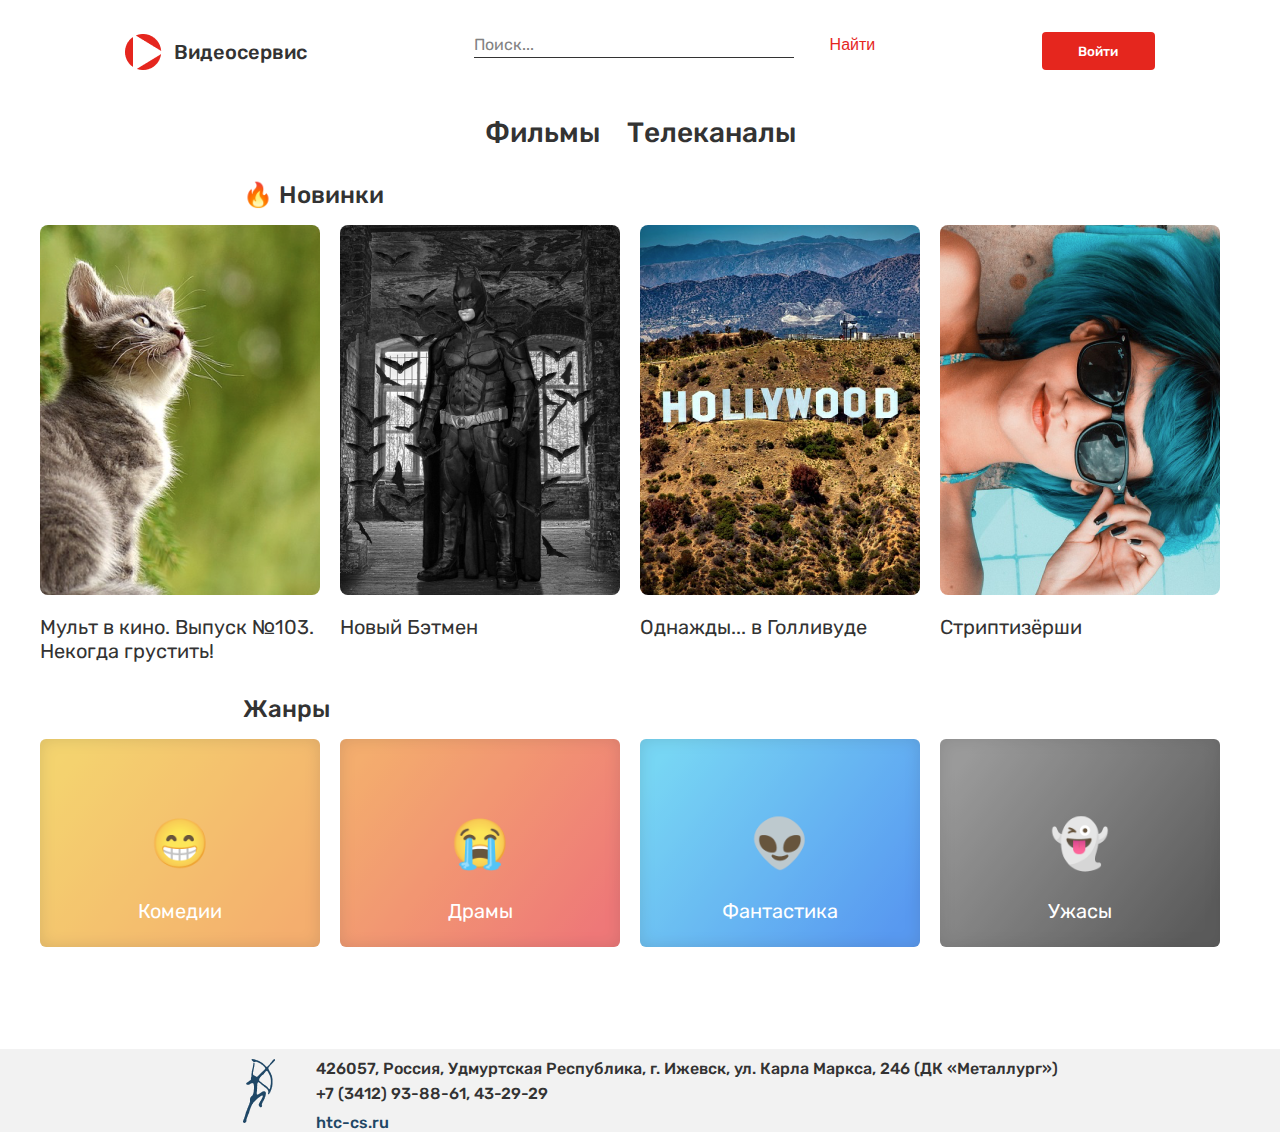
<file: index.html>
<!DOCTYPE html>
<html lang="ru">
<head>
    <meta charset="UTF-8">
    <meta name="viewport" content="width=device-width, initial-scale=1.0">
    <title>Видеосервис</title>
    <link rel="stylesheet" href="css/style.css">
</head>
<body>
    <div class="container">
        <header class="hdr">
            <div class="hdr_logo">
                <img src="img/sign.png" alt="logo">
                <p class="hdr_logo_name">Видеосервис</p>
            </div>
            <form class="hdr_search">
                <input class="hdr_search_txt" type="text" placeholder="Поиск...">
                <input class="hdr_search_button" type="button" value="Найти"></input>
            </form>
            <form class="hdr_login" action="">
                <a href="index2.html"><input class="hdr_login_button" type="button" value="Войти"></a>
            </form>
        </header>
        <main>
            <nav>
                <ul class="nav_ul">
                    <li class="nav_ul_li"><a class="nav_ul_a" href="index.html">Фильмы</a></li>
                    <li class="nav_ul_li"><a class="nav_ul_a" href="index1.html">Телеканалы</a></li>
                </ul>
            </nav>
            <div class="new">
                <p class="new_title">&#128293; Новинки</p>
                <div class="movies">
                    <div class="movies_item">
                        <p class="fix">
                        <img class='movies_item_img' src="img/cat.png" alt="cat">
                        <p class='movies_item_txt'>Мульт в кино. Выпуск №103. Некогда грустить!</p>
                        <p class="movies_item_description">Фильм повествует о череде событий, произошедших в Голливуде в 1969 году, на закате его «золотого века». Известный актер Рик Далтон и его дублер Клифф Бут пытаются найти свое место в стремительно меняющемся мире киноиндустрии.</p>
                        </p>
                    </div>
                    <div class="movies_item">
                        <p class="fix">
                        <img class='movies_item_img1' src="img/batman.png" alt="batman">
                        <p class='movies_item_txt'>Новый Бэтмен</p>
                        <p class="movies_item_description">Фильм повествует о череде событий, произошедших в Голливуде в 1969 году, на закате его «золотого века». Известный актер Рик Далтон и его дублер Клифф Бут пытаются найти свое место в стремительно меняющемся мире киноиндустрии.</p>
                        </p>
                    </div>
                    <div class="movies_item">
                        <p class="fix">
                        <img class='movies_item_img2' src="img/holywood.png" alt="holywood">
                        <p class='movies_item_txt'>Однажды... в Голливуде</p>
                        <p class="movies_item_description">Фильм повествует о череде событий, произошедших в Голливуде в 1969 году, на закате его «золотого века». Известный актер Рик Далтон и его дублер Клифф Бут пытаются найти свое место в стремительно меняющемся мире киноиндустрии.</p>
                        </p>
                    </div>
                    <div class="movies_item">
                        <p class="fix">
                        <img class='movies_item_img3' src="img/Striptiz.png" alt="Striptiz">
                        <p class='movies_item_txt'>Стриптизёрши</p>
                        <p class="movies_item_description">Фильм повествует о череде событий, произошедших в Голливуде в 1969 году, на закате его «золотого века». Известный актер Рик Далтон и его дублер Клифф Бут пытаются найти свое место в стремительно меняющемся мире киноиндустрии.</p>
                        </p>
                    </div>
                </div>
            </div>
            <div class="janr_container">
                <p class="janr_title"> Жанры</p>
                <div class="janr">
                    <div class="janr1">
                            <p class="janr_emoji">😁</p>
                            <p class="janr_txt">Комедии</p>
                    </div>
                    <div class="janr2">
                            <p class="janr_emoji">😭</p>
                            <p class="janr_txt">Драмы</p>
                    </div>
                    <div class="janr3">
                            <p class="janr_emoji">👽</p>
                            <p class="janr_txt">Фантастика</p>
                    </div>
                    <div class="janr4">
                            <p class="janr_emoji">👻</p>
                            <p class="janr_txt">Ужасы</p>
                    </div>
                </div>   
            </div>
        </main>
        <footer>
            <div class="footer">
                <div class="footer_items">
                    <div>
                        <img class="footer_logo_img" src="img/htc-cs-logo.png" alt="footer_logo">
                    </div>
                    <div>
                        <p class="footer_name">426057, Россия, Удмуртская Республика, г. Ижевск, ул. Карла Маркса, 246 (ДК «Металлург»)</p>
                        <div class="footer_logo2">
                            <p class="footer_number">+7 (3412) 93-88-61, 43-29-29</p>
                        </div>
                        <div class="footer_logo3">
                            <a class="footer_site" href="htc-cs.ru">htc-cs.ru</a>
                        </div>
                    </div>
                </div>
            </div>
        </footer>
    </div>
</body>
</html>
</file>
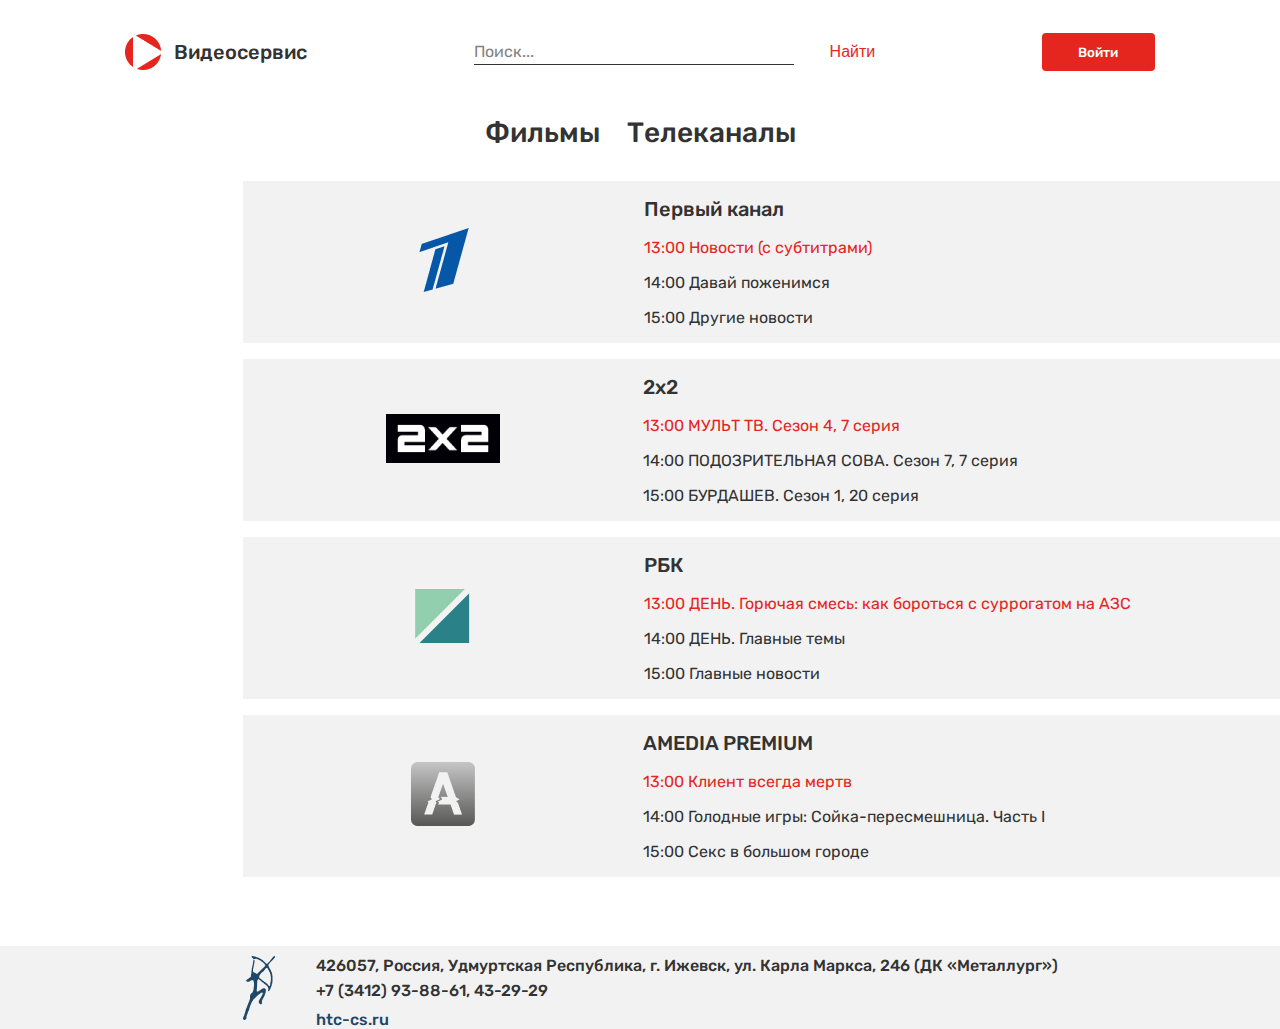
<file: index1.html>
<!DOCTYPE html>
<html lang="ru">
<head>
    <meta charset="UTF-8">
    <meta name="viewport" content="width=device-width, initial-scale=1.0">
    <title>Видеосервис</title>
    <link rel="stylesheet" href="css/style1.css">
</head>
<body>
    <div class="container">
        <header class="hdr">
            <div class="hdr_logo">
                <img src="img/sign.png" alt="logo">
                <p class="hdr_logo_name">Видеосервис</p>
            </div>
            <form class="hdr_search">
                <input class="hdr_search_txt" type="text" placeholder="Поиск...">
                <input class="hdr_search_button" type="button" value="Найти"></input>
            </form>
            <form class="hdr_login" action="">
                <a href="index2.html"><input class="hdr_login_button" type="button" value="Войти"></a>
            </form>
        </header>
        <main>
            <nav>
                <ul class="nav_ul">
                    <li class="nav_ul_li"><a class="nav_ul_a" href="index.html">Фильмы</a></li>
                    <li class="nav_ul_li"><a class="nav_ul_a" href="index1.html">Телеканалы</a></li>
                </ul>
            </nav>
            <div class="chnls_container">
                <div class="chnls_content">
                    <div class="chnl">
                        <div class="chnl1_img">
                            <img src="img/1st.png" alt="1st">
                        </div>
                        <div class="chnl_txt">
                            <p class="chnl_txt_h1">Первый канал</p>
                            <p class="chnl_txt_p1">13:00 Новости (с субтитрами)</p>
                            <p class="chnl_txt_p">14:00 Давай поженимся</p>
                            <p class="chnl_txt_p">15:00 Другие новости</p>
                        </div>
                    </div>
                    <div class="chnl">
                        <div class="chnl2_img">
                            <img src="img/2x2.png" alt="2x2">
                        </div>   
                        <div class="chnl_txt">
                            <p class="chnl_txt_h1">2х2</p>
                            <p class="chnl_txt_p1">13:00 МУЛЬТ ТВ. Сезон 4, 7 серия</p>
                            <p class="chnl_txt_p">14:00 ПОДОЗРИТЕЛЬНАЯ СОВА. Сезон 7, 7 серия</p>
                            <p class="chnl_txt_p">15:00 БУРДАШЕВ. Сезон 1, 20 серия</p>
                        </div>      
                    </div>
                    <div class="chnl">
                        <div class="chnl3_img">
                            <img src="img/rbk.png" alt="rbk">
                        </div>
                        <div class="chnl_txt">
                            <p class="chnl_txt_h1">РБК</p>
                            <p class="chnl_txt_p1">13:00 ДЕНЬ. Горючая смесь: как бороться с суррогатом на АЗС</p>
                            <p class="chnl_txt_p">14:00 ДЕНЬ. Главные темы</p>
                            <p class="chnl_txt_p">15:00 Главные новости</p>
                        </div>
                    </div>
                    <div class="chnl">
                        <div class="chnl4_img">
                            <img src="img/amedia.png" alt="amedia">
                        </div>
                        <div class="chnl_txt">
                            <p class="chnl_txt_h1">AMEDIA PREMIUM</p>
                            <p class="chnl_txt_p1">13:00 Клиент всегда мертв</p>
                            <p class="chnl_txt_p">14:00 Голодные игры: Сойка-пересмешница. Часть I</p>
                            <p class="chnl_txt_p">15:00 Секс в большом городе</p>
                        </div>
                    </div>
                </div>
            </div>
        </main>
        <footer>
            <div class="footer">
                <div class="footer_items">
                    <div>
                        <img class="footer_logo_img" src="img/htc-cs-logo.png" alt="footer_logo">
                    </div>
                    <div>
                        <p class="footer_name">426057, Россия, Удмуртская Республика, г. Ижевск, ул. Карла Маркса, 246 (ДК «Металлург»)</p>
                        <div class="footer_logo2">
                            <p class="footer_number">+7 (3412) 93-88-61, 43-29-29</p>
                        </div>
                        <div class="footer_logo3">
                            <a class="footer_site" href="htc-cs.ru">htc-cs.ru</a>
                        </div>
                    </div>
                </div>
            </div>
        </footer>
    </div>
</body>
</html>
</file>
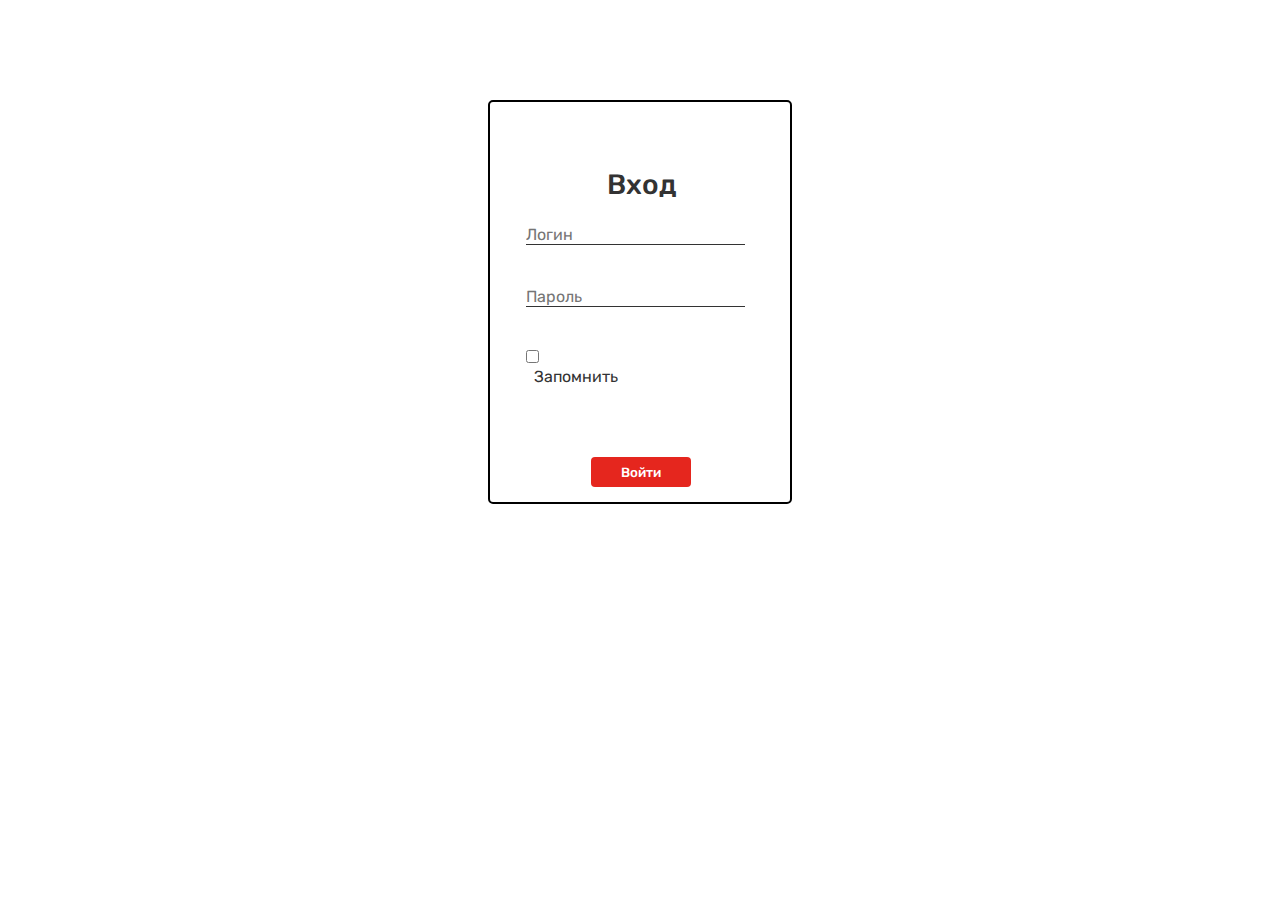
<file: index2.html>
<!DOCTYPE html>
<html lang="ru">
<head>
    <meta charset="UTF-8">
    <meta name="viewport" content="width=device-width, initial-scale=1.0">
    <title>Login</title>
    <link rel="stylesheet" href="css/style2.css">
</head>
<body>
    <div class="container">
        <div class="main_block">
            <header class="hdr">
                <p>Вход</p>
            </header>
            <main class="main"> 
                    <p><input class="form_login" type="text" id="username" name="username"  placeholder="Логин" required></p><br>
                    <p><input class="form_login" type="password" name="password" placeholder="Пароль"></p><br>
                </form>          
                <div class="checkin">
                    <input type="checkbox" value="checked"><label class="label">Запомнить</label>
                </div>
            </main>     
            <footer>
                <a href="index3.html"><input class="footer_login_btn" type="button" value="Войти"></a>
            </footer> 
        </div>      
    </div>
</body>
</html>
</file>
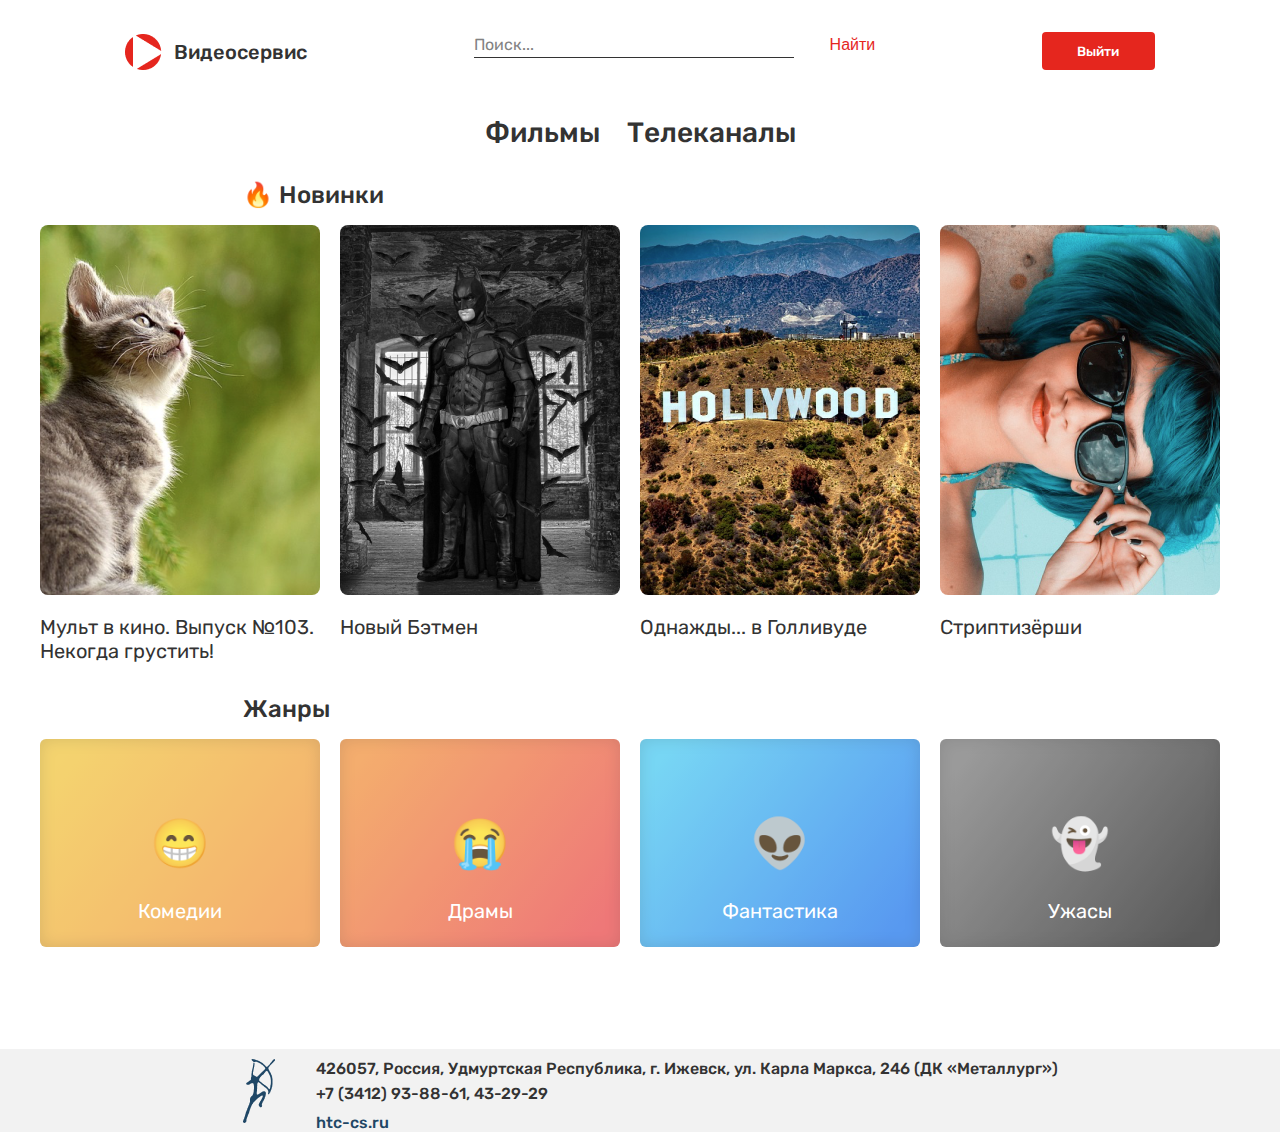
<file: index3.html>
<!DOCTYPE html>
<html lang="ru">
<head>
    <meta charset="UTF-8">
    <meta name="viewport" content="width=device-width, initial-scale=1.0">
    <title>Видеосервис</title>
    <link rel="stylesheet" href="css/style.css">
</head>
<body>
    <div class="container">
        <header class="hdr">
            <div class="hdr_logo">
                <img src="img/sign.png" alt="logo">
                <p class="hdr_logo_name">Видеосервис</p>
            </div>
            <form class="hdr_search">
                <input class="hdr_search_txt" type="text" placeholder="Поиск...">
                <input class="hdr_search_button" type="button" value="Найти"></input>
            </form>
            <form class="hdr_login" action="">
                <a href="index.html"><input class="hdr_login_button" type="button" value="Выйти"></a>
            </form>
        </header>
        <main>
            <nav>
                <ul class="nav_ul">
                    <li class="nav_ul_li"><a class="nav_ul_a" href="index.html">Фильмы</a></li>
                    <li class="nav_ul_li"><a class="nav_ul_a" href="index1.html">Телеканалы</a></li>
                </ul>
            </nav>
            <div class="new">
                <p class="new_title">&#128293; Новинки</p>
                <div class="movies">
                    <div class="movies_item">
                        <p class="fix">
                        <img class='movies_item_img' src="img/cat.png" alt="cat">
                        <p class='movies_item_txt'>Мульт в кино. Выпуск №103. Некогда грустить!</p>
                        <p class="movies_item_description">Фильм повествует о череде событий, произошедших в Голливуде в 1969 году, на закате его «золотого века». Известный актер Рик Далтон и его дублер Клифф Бут пытаются найти свое место в стремительно меняющемся мире киноиндустрии.</p>
                        </p>
                    </div>
                    <div class="movies_item">
                        <p class="fix">
                        <img class='movies_item_img1' src="img/batman.png" alt="batman">
                        <p class='movies_item_txt'>Новый Бэтмен</p>
                        <p class="movies_item_description">Фильм повествует о череде событий, произошедших в Голливуде в 1969 году, на закате его «золотого века». Известный актер Рик Далтон и его дублер Клифф Бут пытаются найти свое место в стремительно меняющемся мире киноиндустрии.</p>
                        </p>
                    </div>
                    <div class="movies_item">
                        <p class="fix">
                        <img class='movies_item_img2' src="img/holywood.png" alt="holywood">
                        <p class='movies_item_txt'>Однажды... в Голливуде</p>
                        <p class="movies_item_description">Фильм повествует о череде событий, произошедших в Голливуде в 1969 году, на закате его «золотого века». Известный актер Рик Далтон и его дублер Клифф Бут пытаются найти свое место в стремительно меняющемся мире киноиндустрии.</p>
                        </p>
                    </div>
                    <div class="movies_item">
                        <p class="fix">
                        <img class='movies_item_img3' src="img/Striptiz.png" alt="Striptiz">
                        <p class='movies_item_txt'>Стриптизёрши</p>
                        <p class="movies_item_description">Фильм повествует о череде событий, произошедших в Голливуде в 1969 году, на закате его «золотого века». Известный актер Рик Далтон и его дублер Клифф Бут пытаются найти свое место в стремительно меняющемся мире киноиндустрии.</p>
                        </p>
                    </div>
                </div>
            </div>
            <div class="janr_container">
                <p class="janr_title"> Жанры</p>
                <div class="janr">
                    <div class="janr1">
                            <p class="janr_emoji">😁</p>
                            <p class="janr_txt">Комедии</p>
                    </div>
                    <div class="janr2">
                            <p class="janr_emoji">😭</p>
                            <p class="janr_txt">Драмы</p>
                    </div>
                    <div class="janr3">
                            <p class="janr_emoji">👽</p>
                            <p class="janr_txt">Фантастика</p>
                    </div>
                    <div class="janr4">
                            <p class="janr_emoji">👻</p>
                            <p class="janr_txt">Ужасы</p>
                    </div>
                </div>   
            </div>
        </main>
        <footer>
            <div class="footer">
                <div class="footer_items">
                    <div>
                        <img class="footer_logo_img" src="img/htc-cs-logo.png" alt="footer_logo">
                    </div>
                    <div>
                        <p class="footer_name">426057, Россия, Удмуртская Республика, г. Ижевск, ул. Карла Маркса, 246 (ДК «Металлург»)</p>
                        <div class="footer_logo2">
                            <p class="footer_number">+7 (3412) 93-88-61, 43-29-29</p>
                        </div>
                        <div class="footer_logo3">
                            <a class="footer_site" href="htc-cs.ru">htc-cs.ru</a>
                        </div>
                    </div>
                </div>
            </div>
        </footer>
    </div>
</body>
</html>
</file>
<file: css/style.css>
*{
    margin: 0;
    padding: 0;
}
@font-face {
    font-family: Rubik-Medium;
    src: url(../fonts/Rubik/Rubik-Medium.ttf);
}
@font-face {
    font-family: Rubik-Regular;
    src: url(../fonts/Rubik/Rubik-Regular.ttf);
}

body {
    overflow-x: hidden;
}


.container{
    max-width: 100%;
    height: 100%;
}
.hdr {
    height: 40px;
    display: flex;
    justify-content: center;
    margin-top: 32px;
    column-gap: 13%;
}
.hdr_logo{
    display: flex;
    align-items: center;
}
.hdr_logo_name{
    margin-left: 11.88px;
    font-size: 20px;
    color: #333333;
    font-family: Rubik-Medium;
}
.hdr_search_txt{
    width: 320px;
    height: 25px;
    border: none;
    border-bottom: 1px solid #333333;
    font-family: Rubik-Medium;
    font-size: 16px;
    color: #333333;
    

}
.hdr_search_txt::placeholder {
    font-size: 16px;
    font-family: Rubik-Regular;
    color: #828282
}
.hdr_search_txt:focus {
    outline: none;
}
.hdr_search_button {
    background: none;
    border: none;
    color: #e5261e;
    font-size: 16px;
    margin-left: 32px;
}
.hdr_login_button {
    background-color: #E5261E;
    border: none;
    width: 113px;
    height: 38px;
    border-radius: 4px;
    color: white;
    font-family: Rubik-Medium;
    font-size: 16 px;
}
.hdr_login_button:hover {
    background: #CC221B;
}
.nav_ul{
    display: flex;
    width: 311px;
    justify-content: space-between;
    margin: 44px auto 32px auto;
}
.nav_ul_li{
    list-style-type: none;
}
.nav_ul_a{
    text-decoration: none;
    font-family: Rubik-Medium;
    font-size: 28px;
    color: #333333;
}
.nav_ul_a:hover {
    color: #E5261E;
    border-bottom: #E5261E solid 2px;
    padding-bottom: 9px;
}

.new {
    width: 100%;
}

.new_title{
    font-family: Rubik-Medium;
    font-size: 24px;
    color: #333333;
    position: relative;
    left: 19%;
}
.movies{
    display: flex;
    justify-content: center;
}
.movies_item {
    width: 280px;
    position: relative;
    margin-right: 20px;
}
.movies_item_img{
    width: 100%;
    height: 370px;
    border-radius: 8px;
    margin: 16px 0 16px 0;
}
.movies_item_img1{
    width: 100%;
    height: 370px;
    border-radius: 8px;
    margin: 16px 0 16px 0;
}
.movies_item_img2{
    width: 100%;
    height: 370px;
    border-radius: 8px;
    margin: 16px 0 16px 0;
}
.movies_item_img3{
    width: 100%;
    height: 370px;
    border-radius: 8px;
    margin: 16px 0 16px 0;
}
.movies_item_txt{
    font-family: Rubik-Regular;
    font-size: 20px;
    color: #333333;
}
.movies_item_description {
    width: 280px;
    height: 370px;
    background-color: rgba(51,51,51,0.8);
    color: #F2F2F2;
    line-height: 140%;
    border-radius: 8px;
    font-family: Rubik-Regular;
    font-size: 16px;
    padding: 16px;
    box-sizing: border-box;
    position: absolute;
    top: 16px;
    left: 0px;
    opacity: 0;
}
.movies_item:hover .movies_item_description {
    opacity: 1;
}
.janr_title{
    font-size: 24px;
    font-family: Rubik-Medium;
    color:#333333;
    margin-top: 32px;
    margin-bottom: 16px;
    position: relative;
    left: 19%;
}
.janr{
    display: flex;
    justify-content: center;
    
}
.janr1{
    width: 280px;
    height: 208px;
    margin-right: 20px;
    background: linear-gradient(127.83deg, #F2C94C 8.44%, #F29A4A 91.36%);
    box-shadow: inset 0px 0px 16px rgba(0, 0, 0, 0.15);
    border-radius: 6px;
    opacity: 0.8;
    flex-direction: column;
    align-items: center;
    justify-content: center;
    display: flex;
    position: relative;
    
}
.janr1:hover{
    background: linear-gradient(127.83deg, #F2C94C 8.44%, #F29A4A 91.36%);
    box-shadow: inset 0px 0px 16px rgba(0, 0, 0, 0.15);
    border-radius: 6px;
    opacity: 1;
}
.janr2{
    width: 280px;
    height: 208px;
    margin-right: 20px;
    background: linear-gradient(127.83deg, #F2994A 8.44%, #EB5757 91.36%);
    box-shadow: inset 0px 0px 16px rgba(0, 0, 0, 0.15);
    border-radius: 6px;
    opacity: 0.8;
    flex-direction: column;
    align-items: center;
    justify-content: center;
    display: flex;
    position: relative;
}
.janr2:hover{
    opacity: 1;
    background: linear-gradient(127.83deg, #F2994A 8.44%, #EB5757 91.36%);
    box-shadow: inset 0px 0px 16px rgba(0, 0, 0, 0.15);
    border-radius: 6px;
    
}
.janr3{
    width: 280px;
    height: 208px;
    margin-right: 20px;
    background: linear-gradient(127.83deg, #56CCF2 8.44%, #2F80ED 91.36%);
    box-shadow: inset 0px 0px 16px rgba(0, 0, 0, 0.15);
    border-radius: 6px;
    opacity: 0.8;
    flex-direction: column;
    align-items: center;
    justify-content: center;
    display: flex;
    position: relative;
}
.janr3:hover{
    opacity: 1;
    background: linear-gradient(127.83deg, #56CCF2 8.44%, #2F80ED 91.36%);
    box-shadow: inset 0px 0px 16px rgba(0, 0, 0, 0.15);
    border-radius: 6px;
}
.janr4{
    width: 280px;
    height: 208px;
    margin-right: 20px;
    background: linear-gradient(127.83deg, #828282 8.44%, #333333 91.36%);
    box-shadow: inset 0px 0px 16px rgba(0, 0, 0, 0.15);
    border-radius: 6px;
    opacity: 0.8;
    flex-direction: column;
    align-items: center;
    justify-content: center;
    display: flex;
    position: relative;
}
.janr4:hover{
    opacity: 1;
    background: linear-gradient(127.83deg, #828282 8.44%, #333333 91.36%);
    box-shadow: inset 0px 0px 16px rgba(0, 0, 0, 0.15);
    border-radius: 6px;
}
.janr_txt {
    color: white;
    font-family: Rubik-Regular;
    font-size: 20px;
    position: absolute;
    top: 160px; 

}
.janr_emoji {
    font-size: 48px;
}
.footer{
    width: 100%;
    height: 120;
    margin-top: 102px;
    background-color: #F2F2F2;
}

.footer_items {
    position: relative;
    left: 19%;
    display: flex;
    justify-content: flex-start;
    padding-top: 10px;
}

.footer_logo {
    display: flex;

}
.footer_logo_img{
    margin-right: 39.98px;
}
.footer_name {
    font-family: Rubik-Medium;
    font-size: 16px;
    color: #333333;
}
.footer_number {
    font-family: Rubik-Medium;
    font-size: 16px;
    color: #333333;
}
.footer_site {
    font-family: Rubik-Medium;
    font-size: 16px;
    color: #1F4766;
    text-decoration: none;
}
.footer_logo2 {
    margin-top: 6px;
}
.footer_logo3 {
    margin-top: 10px;
}

@media (max-width: 390px) {
    .hdr {
        flex-direction: column;
        align-items: center;
        margin-top: 16px;
        row-gap: 16px;
    }

    .hdr_logo_name {
        font-size: 15px;
    }

    .hdr_logo {
        position: relative;
        top: 27px;
        right: 90px;
    }

    .hdr_search_txt {
        width: 60%;
        height: 30px;
        position: relative;
        top: 30px;
    }

    .hdr_search_button {
        margin-left: 30px;
        margin-top: 8px;
        position: relative;
        top: 30px;
    }

    .hdr_login_button {
        width: 70px;
        height: 20px;
        position: relative;
        bottom: 70px;
        left: 140px;
    }

    .fix {
        text-align: center;
    }

    .movies_item_img, .movies_item_img1, .movies_item_img2, .movies_item_img3 {
        width: 70%;
        height: 60%;
    }

    .movies_item_description {
        width: 100%;
        height: 85.1%;
        background-color: rgba(51,51,51,0.8);
        color: #F2F2F2;
        line-height: 140%;
        border-radius: 8px;
        font-family: Rubik-Regular;
        font-size: 16px;
        padding: 16px;
        box-sizing: border-box;
        position: absolute;
        top: 16px;
        left: 0px;
        opacity: 0;
    }

    .nav_ul {
        flex-direction: row;
        align-items: center;
        width: 100%;
        display: flex;
        justify-content: center;
        column-gap: 40px;
        position: relative;
        top: 40px;
    }

    .nav_ul_a {
        font-size: 20px;
        margin-bottom: 10px;
    }

    .new_title, .janr_title {
        font-size: 18px;
        left: 10%;
        position: relative;
        top: 40px;
    }

    .movies {
        flex-direction: column;
        align-items: center;
        position: relative;
        top: 40px;
    }

    .movies_item {
        width: 90%;
        margin-right: 0;
        margin-bottom: 20px;
    }

    .movies_item_img {
        height: auto;
    }

    .janr {
        flex-direction: column;
        align-items: center;
        position: relative;
        top: 40px;
    }

    .janr1, .janr2, .janr3, .janr4 {
        width: 70%;
        height: 120px;
        margin-right: 0;
        margin-bottom: 10px;
    }

    .footer_items {
        flex-direction: row;
        align-items: center;
        text-align: center;
        position: relative;
        margin-right: 155px;
        font-size: 15px;
    }

    .footer_logo_img {
        margin-right: 0;
        margin-bottom: 10px;
    }

    .footer_name, .footer_number {
        font-size: 12px;
    }
}
</file>
<file: css/style1.css>
*{
    margin: 0;
    padding: 0;
}
@font-face {
    font-family: Rubik-Medium;
    src: url(../fonts/Rubik/Rubik-Medium.ttf);
}
@font-face {
    font-family: Rubik-Regular;
    src: url(../fonts/Rubik/Rubik-Regular.ttf);
}

body {
    overflow-x: hidden;
    max-width: 100%;
}

.container{
    width: 100%;
    height: 100%;
}
.hdr {
    height: 40px;
    display: flex;
    align-items: center;
    justify-content: center;
    column-gap: 13%;
    margin-top: 32px;
}
.hdr_logo{
    display: flex;
    align-items: center;
}
.hdr_logo_name{
    margin-left: 11.88px;
    font-size: 20px;
    color: #333333;
    font-family: Rubik-Medium;
}
.hdr_search_txt{
    width: 320px;
    height: 25px;
    border: none;
    border-bottom: 1px solid #333333;
    font-family: Rubik-Medium;
    font-size: 16px;
    color: #333333;
    

}
.hdr_search_txt::placeholder {
    font-size: 16px;
    font-family: Rubik-Regular;
    color: #828282
}
.hdr_search_txt:focus {
    outline: none;
}
.hdr_search_button {
    background: none;
    border: none;
    color: #e5261e;
    font-size: 16px;
    margin-left: 32px;
}
.hdr_login_button {
    background-color: #E5261E;
    border: none;
    width: 113px;
    height: 38px;
    border-radius: 4px;
    color: white;
    font-family: Rubik-Medium;
    font-size: 16 px;
}
.hdr_login_button:hover {
    background: #CC221B;
}
.nav_ul{
    display: flex;
    width: 311px;
    justify-content: space-between;
    margin: 44px auto 32px auto;
}
.nav_ul_li{
    list-style-type: none;
}
.nav_ul_a{
    text-decoration: none;
    font-family: Rubik-Medium;
    font-size: 28px;
    color: #333333;
}
.nav_ul_a:hover {
    color: #E5261E;
    border-bottom: #E5261E solid 2px;
    padding-bottom: 9px;
}

.chnls_container {
    display: grid;
    grid-template-columns: repeat(1, 100%);
    grid-template-rows: repeat(4, 162px);
    justify-content: center;
    grid-gap: 15px;
}

.chnls_content {
    padding-left: 19%;
    max-height: 100%;
}

.chnl{
    display: flex;
    width: 1200px;
    height: 162px;
    align-items: center;
    margin-bottom: 16px;
    background-color: #F2F2F2;

}
.chnl1_img{
    align-items: center;
    margin-left: 175.44px;
    margin-right: 175.33px;
}
.chnl2_img{
    align-items: center;
    margin-left: 143px;
    margin-right: 143px;
}
.chnl3_img{
    align-items: center;
    margin-left: 172.11px;
    margin-right: 173.89px;
}
.chnl4_img{
    align-items: center;
    margin-left: 168px;
    margin-right: 168px;
}
.chnl_txt_h1{
    font-size: 20px;
    font-family: Rubik-Medium;
    color: #333333;
}
.chnl_txt_p{
    font-size: 16px;
    font-family: Rubik-Regular;
    color: #333333;
    margin-top: 16px;
}
.chnl_txt_p1{
    font-size: 16px;
    font-family: Rubik-Regular;
    color: #E5261E;
    margin-top: 17px;
}
.footer{
    width: 100%;
    height: 100%;
    margin-top: 72px;
    background-color: #F2F2F2;
}

.footer_items {
    position: relative;
    left: 19%;
    display: flex;
    justify-content: flex-start;
    padding-top: 10px;
}

.footer_logo {
    display: flex
}
.footer_logo_img{
    margin-right: 39.98px;
}
.footer_name {
    font-family: Rubik-Medium;
    font-size: 16px;
    color: #333333;
}
.footer_number {
    font-family: Rubik-Medium;
    font-size: 16px;
    color: #333333;
}
.footer_site {
    font-family: Rubik-Medium;
    font-size: 16px;
    color: #1F4766;
    text-decoration: none;
}
.footer_logo2 {
    margin-top: 6px;
}
.footer_logo3 {
    margin-top: 10px;
}

@media (max-width: 390px) {
    .hdr {
        flex-direction: column;
        align-items: center;
        margin-top: 16px;
        row-gap: 16px;
    }

    .hdr_logo_name {
        font-size: 15px;
    }

    .hdr_logo {
        position: relative;
        top: 27px;
        right: 90px;
    }

    .hdr_search_txt {
        width: 60%;
        height: 30px;
        position: relative;
        top: 30px;
    }

    .hdr_search_button {
        margin-left: 30px;
        margin-top: 8px;
        position: relative;
        top: 30px;
    }

    .hdr_login_button {
        width: 70px;
        height: 20px;
        position: relative;
        bottom: 70px;
        left: 140px;
    }

    .nav_ul {
        flex-direction: row;
        align-items: center;
        width: 100%;
        display: flex;
        justify-content: center;
        column-gap: 40px;
        position: relative;
        top: 40px;
    }

    .nav_ul_a {
        font-size: 20px;
        margin-bottom: 10px;
    }

    .chnls_container {
        grid-template-columns: 1fr;
        padding: 0 5%;
        position: relative;
        top: 30px;
        right: 50px;
    }

    .chnl {
        flex-direction: column;
        width: 100%;
        height: auto;
        align-items: center;
        padding: 10px;
        margin-bottom: 10px;
        column-gap: 40px;
    }

    .chnl_txt {
        text-align: center;
    }

    .chnl_txt_h1 {
        font-size: 18px;
    }

    .chnl_txt_p, .chnl_txt_p1 {
        font-size: 12px;
    }

    .footer {
        text-align: center;
        position: relative;
        top: 180px;
    }

    .footer_items {
        flex-direction: column;
        align-items: center;
        text-align: center;
        position: relative;
        margin-right: 140px;
        font-size: 20px;
    }

    .footer_logo_img {
        margin-right: 0;
        margin-bottom: 10px;
    }

    .footer_name, .footer_number {
        font-size: 12px;
    }
}
</file>
<file: css/style2.css>
*{
    margin: 0;
    padding: 0;
}
@font-face {
    font-family: Rubik-Medium;
    src: url(../fonts/Rubik/Rubik-Medium.ttf);
}
@font-face {
    font-family: Rubik-Regular;
    src: url(../fonts/Rubik/Rubik-Regular.ttf);
}


.container {
    position: relative;
    width: 300px;
    height: 400px;
    margin: 0 auto;
    border: none;
    border-radius: 5px;
    top: 100px;
    background-color: white;
    border: 2px solid black;
    border-radius: 5px;
}

.hdr {
    font-size: 28px;
    font-family: Rubik-Medium;
    color: #333333;
    margin: 36px 117px 0px 117px;
    
}
.form_login{
    border: none;
    font-size: 16px;
    font-family: Rubik-Regular;
    color: #828282;
    border-bottom: solid 1px #333333;
    margin: 24px 36px 0px 36px;

}
.checkin {
    margin: 23px 160px 111px 36px;
    font-size: 16px;
    font-family: Rubik-Regular;
    color: #333333;
}
.label {
    margin-left: 8px;
}
.footer_login_btn {
    background-color: #E5261E;
    border: none;
    width: 100px;
    height: 30px;
    border-radius: 4px;
    color: white;
    font-family: Rubik-Medium;
    font-size: 16 px;
    margin: 0px 95px 36px 96px;
    position: relative;
    left: 5px;
    bottom: 40px;
}
.footer_login_btn:hover {
    background: #E5261E;
}

.main_block {
    position: relative;
    top: 30px;
}
</file>
